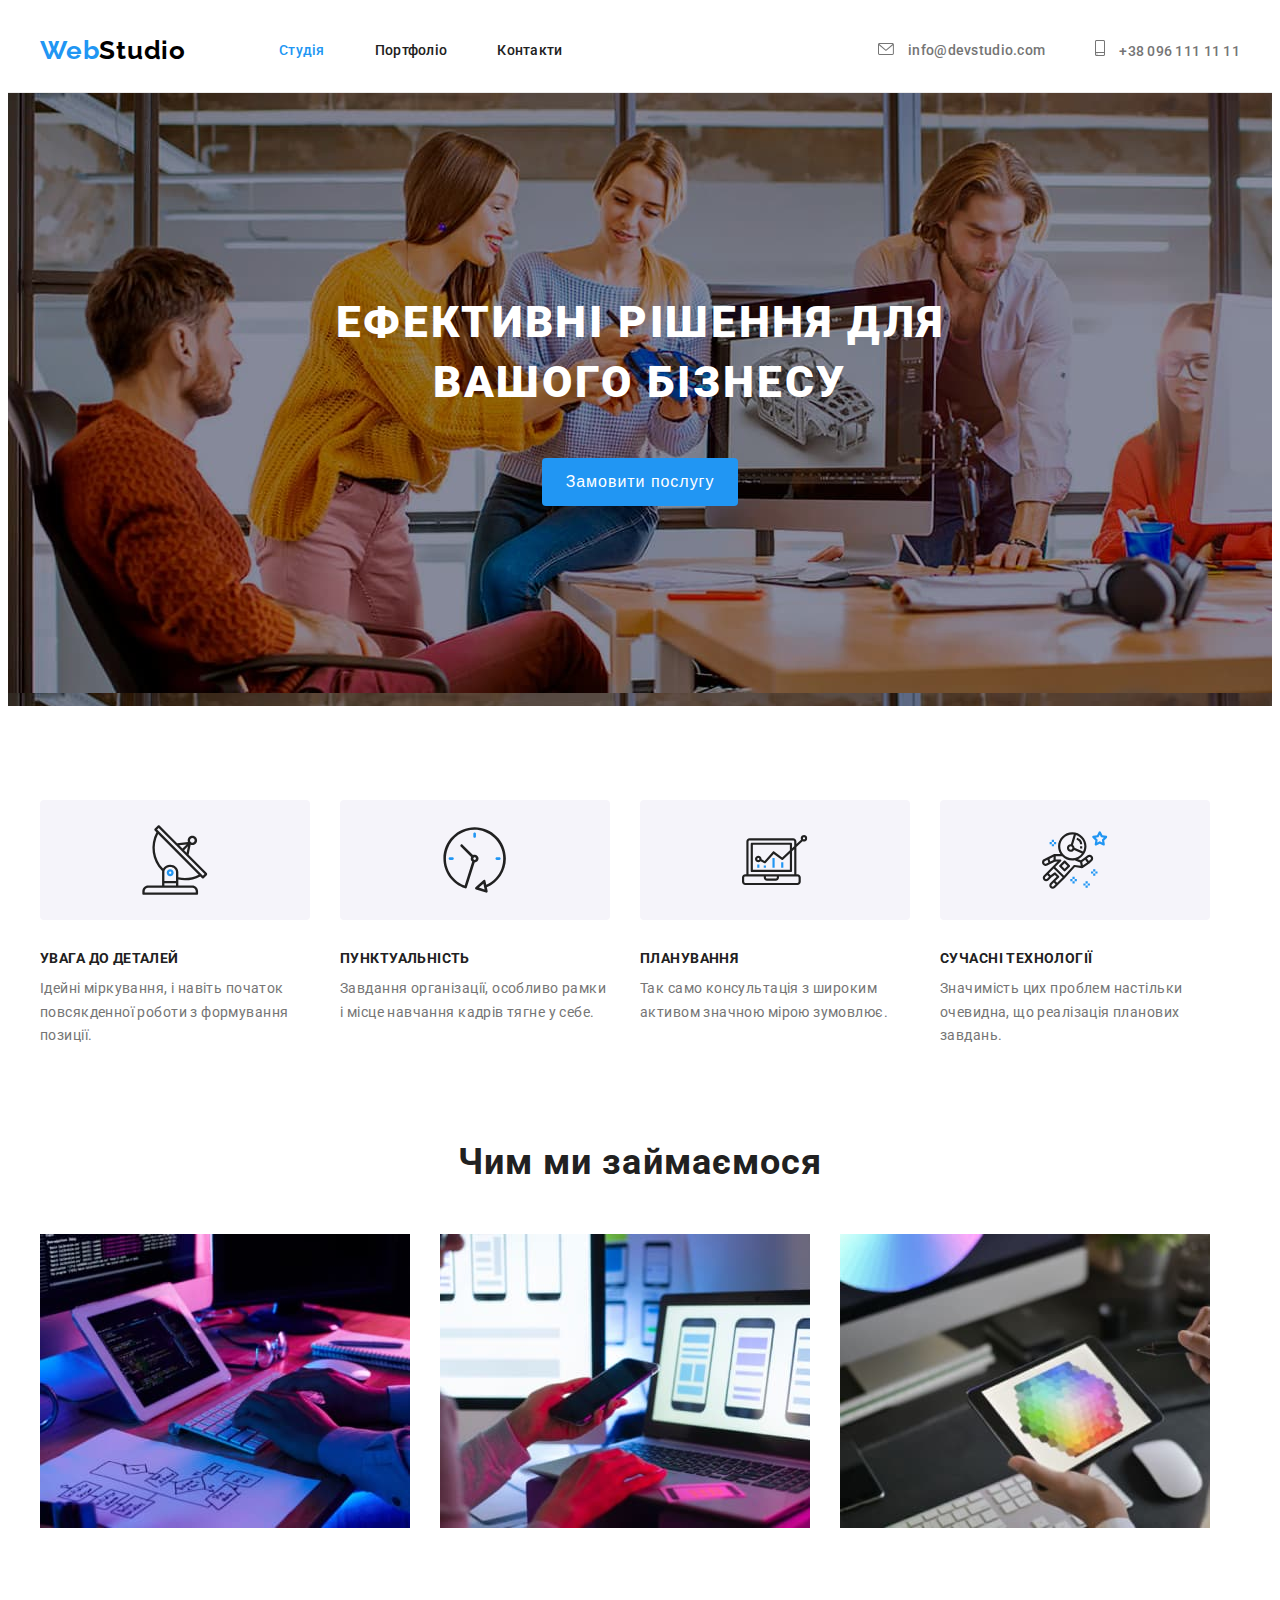
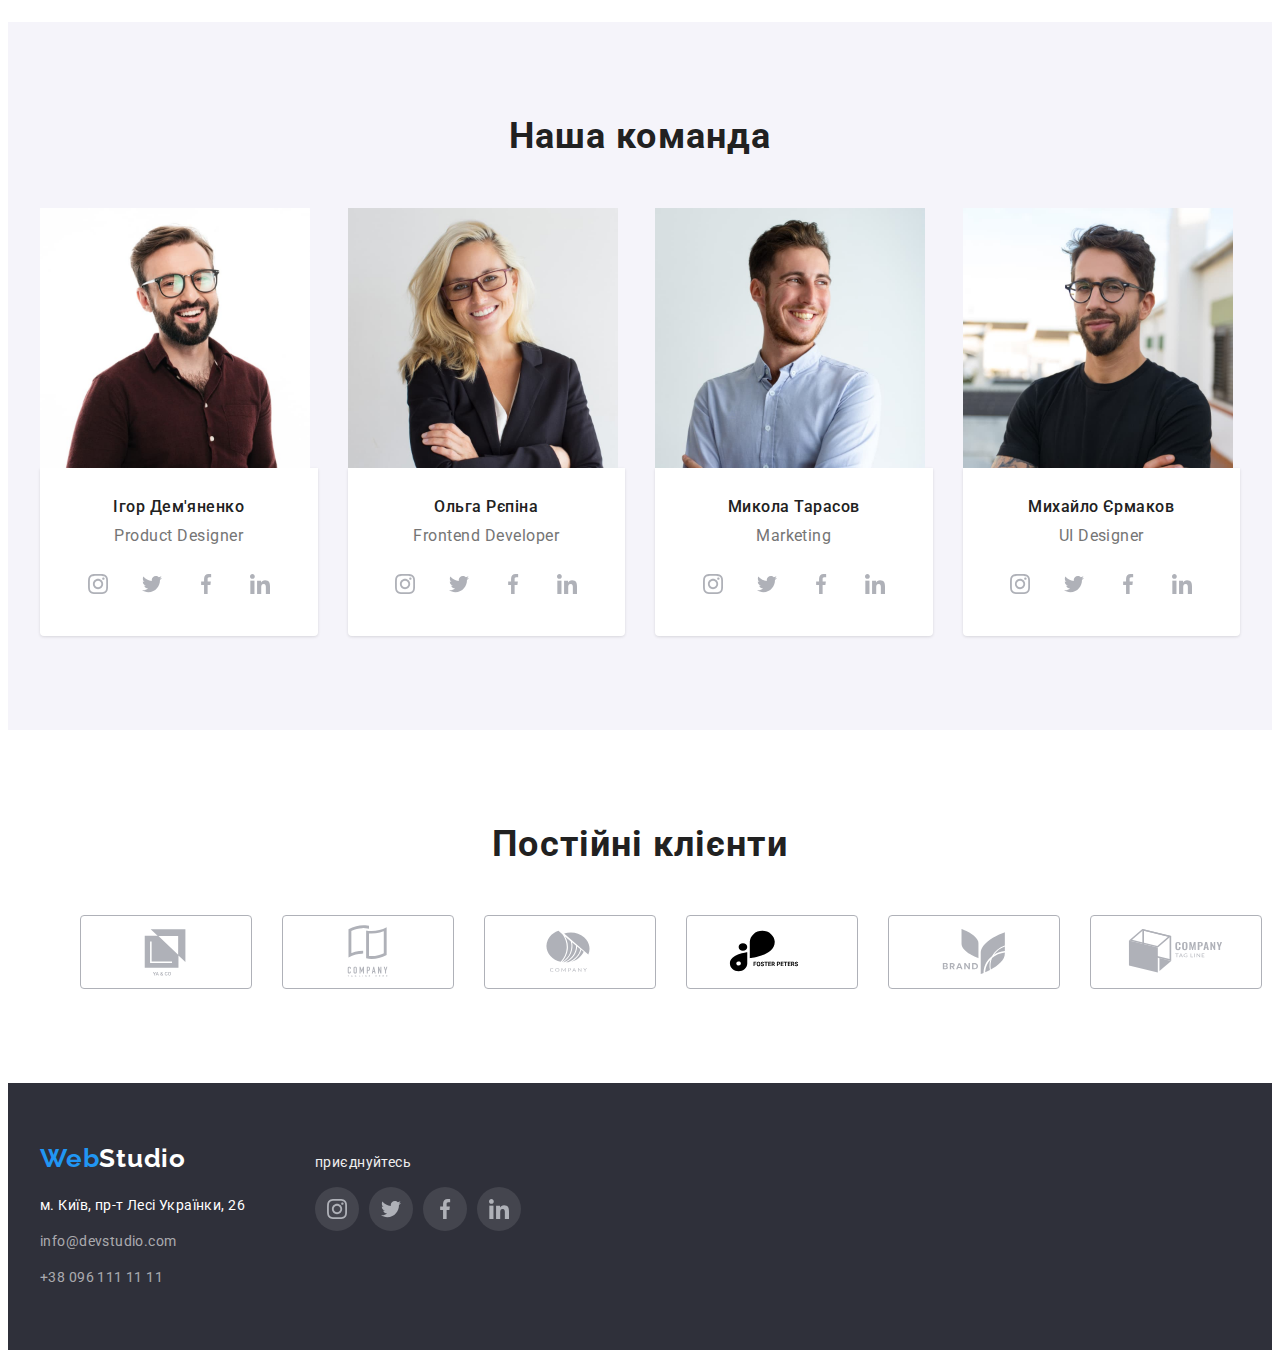
<file: index.html>
<!DOCTYPE html>
<html lang="uk">
  <head>
    <meta charset="UTF-8" />
    <meta http-equiv="X-UA-Compatible" content="IE=edge" />
    <meta name="viewport" content="width=device-width, initial-scale=1.0" />
    <title>studio</title>
    <link rel="preconnect" href="https://fonts.googleapis.com" />
    <link rel="preconnect" href="https://fonts.gstatic.com" crossorigin />
    <link
      href="https://fonts.googleapis.com/css2?family=Raleway:wght@700&family=Roboto:wght@400;500;700;900&display=swap"
      rel="stylesheet"
    />
    <link rel="stylesheet" href="https://cdnjs.cloudflare.com/ajax/libs/modern-normalize/1.1.0/modern-normalize.min.css" integrity="sha512-wpPYUAdjBVSE4KJnH1VR1HeZfpl1ub8YT/NKx4PuQ5NmX2tKuGu6U/JRp5y+Y8XG2tV+wKQpNHVUX03MfMFn9Q==" crossorigin="anonymous" referrerpolicy="no-referrer" />
    <link rel="stylesheet" href="./css/styles.css" />
  </head>
  <body>
    <header class="header-box">
      <div class="conteiner  header-conteiner">
      <nav class="header-nav">
        <a href="./index.html" class="logo"
          >Web<span class="logo-header">Studio</span></a
        >

        <ul class="hero-title">
          <li>
            <a href="./index.html" class="link link-current">Студія</a>
          </li>
          <li><a href="./portfolio.html" class="link">Портфоліо</a></li>
          <li><a href="#" class="link">Контакти</a></li>
        </ul>
      </nav>
      <ul class="address">
        <li>
          <div class="sprite-header">
            <svg class="sprite-item-letter">
              <use href="./images/symbol-defs.svg#icon-letter"></use>
            </svg>
          </div>
          <a class="mail" href="mailto:info@devstudio.com" lang="en"
            >info@devstudio.com</a
          >
        </li>
        <li>
          <div class="sprite-header">
            <svg class="sprite-item-smartphone">
              <use href="./images/symbol-defs.svg#icon-smartphone"></use>
            </svg>
          </div>
          <a class="tel"  href="tel:+380961111111" >+38 096 111 11 11</a>
        </li>
      </ul>
        </div>
      </div>
    </header>
    <main>
      <section class="hero">
        <div class="conteiner">
        <h1 class="main-title">Ефективні рішення для вашого бізнесу</h1>
        <button class="hero-btn" type="button">Замовити послугу</button>
        </div>
      </section>
      <section class="main-subject">
        <div class="conteiner">
        <h2 class="visually-hidden">Наші переваги</h2>
        <ul class="feature">
          <li>
            <div class="list-item">
            <svg class="sprite-item">
              <use href="./images/symbol-defs.svg#icon-antenna"></use>
            </svg>
          </div>
            <h3 class="subject">УВАГА ДО ДЕТАЛЕЙ</h3>
            <p class="text">
              Ідейні міркування, і навіть початок повсякденної роботи з
              формування позиції.
            </p>
          </li>
          <li>
            <div class="list-item">
            <svg class="sprite-item">
              <use href="./images/symbol-defs.svg#icon-clock"></use>
            </svg>
          </div>
            <h3 class="subject">ПУНКТУАЛЬНІСТЬ</h3>
            <p class="text">
              Завдання організації, особливо рамки і місце навчання кадрів тягне
              у себе.
            </p>
          </li>
          <li>
            <div class="list-item">
            <svg class="sprite-item">
              <use href="./images/symbol-defs.svg#icon-diagram"></use>
            </svg>
          </div>
            <h3 class="subject">ПЛАНУВАННЯ</h3>
            <p class="text">
              Так само консультація з широким активом значною мірою зумовлює.
            </p>
          </li>
          <li>
            <div class="list-item">
            <svg class="sprite-item">
              <use href="./images/symbol-defs.svg#icon-astronaut"></use>
            </svg>
          </div>
            <h3 class="subject">СУЧАСНІ ТЕХНОЛОГІЇ</h3>
            <p class="text">
              Значимість цих проблем настільки очевидна, що реалізація планових
              завдань.
            </p>
          </li>
        </ul>
        </div>
      </section>
      <section class="section">
        <div class="conteiner">
        <h2 class="work">Чим ми займаємося</h2>
        <ul class="image-about">
          <li class="image-title"><img src="./images/box1.jpg" alt="клавіатура" width="370" /></li>
          <li class="image-title"><img src="./images/box2.jpg" alt="смартфон" width="370" /></li>
          <li class="image-title"><img src="./images/box3.jpg" alt="планшет" width="370" /></li>
        </ul>
          </div>
      </section>
      <section class="ourteam">
        <div class="conteiner">
        <h2 class="team">Наша команда</h2>
        <ul class="teamcard">
          <li class="team-foto">
            <img src="./images/img1.jpg" alt="Ігор Дем'яненко" width="270" />
            <div class="cardtitle">
            <h3 class="name">Ігор Дем'яненко</h3>
            <p class="job-title">Product Designer</p>
            <div class="thumb-sociable">
            <div class="thumb-sprite">
              <svg class="sprite-item-teamcard">
              <use href="./images/symbol-defs.svg#icon-instagram"></use>
            </svg>
            </div>
            <div class="thumb-sprite">
              <svg class="sprite-item-teamcard">
              <use href="./images/symbol-defs.svg#icon-twitter"></use>
            </svg>
            </div>
            <div class="thumb-sprite">
              <svg class="sprite-item-teamcard">
              <use href="./images/symbol-defs.svg#icon-facebook"></use>
            </svg>
            </div>
            <div class="thumb-sprite">
              <svg class="sprite-item-teamcard">
              <use href="./images/symbol-defs.svg#icon-linkedin"></use>
            </svg>
            </div>
            </div>
            </div>
          </li>
          <li class="team-foto">
            <img src="./images/img2.jpg" alt="Ольга Рєпіна" width="270" />
            <div class=cardtitle>
            <h3 class="name">Ольга Рєпіна</h3>
            <p class="job-title">Frontend Developer</p>
            <div class="thumb-sociable">
            <div class="thumb-sprite">
              <svg class="sprite-item-teamcard">
              <use href="./images/symbol-defs.svg#icon-instagram"></use>
            </svg>
            </div>
            <div class="thumb-sprite">
              <svg class="sprite-item-teamcard">
              <use href="./images/symbol-defs.svg#icon-twitter"></use>
            </svg>
            </div>
            <div class="thumb-sprite">
              <svg class="sprite-item-teamcard">
              <use href="./images/symbol-defs.svg#icon-facebook"></use>
            </svg>
            </div>
            <div class="thumb-sprite">
              <svg class="sprite-item-teamcard">
              <use href="./images/symbol-defs.svg#icon-linkedin"></use>
            </svg>
            </div>
            </div>
            </div>
          </li>
          <li class="team-foto">
            <img src="./images/img3.jpg" alt="Микола Тарасов" width="270" />
            <div class="cardtitle">
            <h3 class="name">Микола Тарасов</h3>
            <p class="job-title">Marketing</p>
            <div class="thumb-sociable">
            <div class="thumb-sprite">
              <svg class="sprite-item-teamcard">
              <use href="./images/symbol-defs.svg#icon-instagram"></use>
            </svg>
            </div>
            <div class="thumb-sprite">
              <svg class="sprite-item-teamcard">
              <use href="./images/symbol-defs.svg#icon-twitter"></use>
            </svg>
            </div>
            <div class="thumb-sprite">
              <svg class="sprite-item-teamcard">
              <use href="./images/symbol-defs.svg#icon-facebook"></use>
            </svg>
            </div>
            <div class="thumb-sprite">
              <svg class="sprite-item-teamcard">
              <use href="./images/symbol-defs.svg#icon-linkedin"></use>
            </svg>
            </div>
            </div>
            </div>
          </li>
          <li class="team-foto">
            <img src="./images/img4.jpg" alt="Михайло Єрмаков" width="270" />
            <div class="cardtitle">
            <h3 class="name">Михайло Єрмаков</h3>
            <p class="job-title">UI Designer</p>
            <div class="thumb-sociable">
            <div class="thumb-sprite">
              <svg class="sprite-item-teamcard">
              <use href="./images/symbol-defs.svg#icon-instagram"></use>
            </svg>
            </div>
            <div class="thumb-sprite">
              <svg class="sprite-item-teamcard">
              <use href="./images/symbol-defs.svg#icon-twitter"></use>
            </svg>
            </div>
            <div class="thumb-sprite">
              <svg class="sprite-item-teamcard">
              <use href="./images/symbol-defs.svg#icon-facebook"></use>
            </svg>
            </div>
            <div class="thumb-sprite">
              <svg class="sprite-item-teamcard">
              <use href="./images/symbol-defs.svg#icon-linkedin"></use>
            </svg>
            </div>
            </div>
            </div>
          </li>
        </ul>
        </div>
      </section>
      <section class="section">
        <div class="conteiner">
          <h2 class="our-clients">Постійні клієнти</h2>
          <ul class="clients">
            <li class="clients-item">
              <div class="list-item-logo">
            <svg class="sprite-item-logo">
              <use href="./images/symbol-defs.svg#icon-Logo-1"></use>
            </svg>
              </div>
            </li>
            <li class="clients-item">
              <div class="list-item-logo">
            <svg class="sprite-item-logo">
              <use href="./images/symbol-defs.svg#icon-Logo-2"></use>
            </svg>
              </div>
            </li>
             <li class="clients-item">
              <div class="list-item-logo">
            <svg class="sprite-item-logo">
              <use href="./images/symbol-defs.svg#icon-Logo-3"></use>
            </svg>
              </div>
            </li>
              <li class="clients-item">
              <div class="list-item-logo">
            <svg class="sprite-item-logo">
              <use href="./images/symbol-defs.svg#icon-Logo-4"></use>
            </svg>
              </div>
            </li>
             <li class="clients-item">
              <div class="list-item-logo">
            <svg class="sprite-item-logo">
              <use href="./images/symbol-defs.svg#icon-Logo-5"></use>
            </svg>
              </div>
            </li>
             <li class="clients-item">
              <div class="list-item-logo">
            <svg class="sprite-item-logo">
              <use href="./images/symbol-defs.svg#icon-Logo-6"></use>
            </svg>
              </div>
            </li>
          </ul>
        </div>
      </section>
    </main>
    <footer class="foot">
       <div class="conteiner">
        <div>
      <a href="./index.html" class="logo"
        >Web<span class="logo-footer">Studio</span></a>
      <address class="mainadd">
        <a class="foot-address"
          href="https://goo.gl/maps/CPtrU1FHBa2aNyZL9"
          target="_blank"
          rel="noopener noreferrer nofollow"
          >м. Київ, пр-т Лесі Українки, 26</a>
        <a class="foot-mail" href="mailto:info@devstudio.com" lang="en">info@devstudio.com</a>
        <a class="foot-tel" href="tel:+380961111111">+38 096 111 11 11</a>
      </address>
      </div>
      <div>
      <h3 class="sociable-title">приєднуйтесь</h3>
        <div class="thumb-sociable">
            <div class="thumb-sprite">
              <svg class="sprite-item-teamcard">
              <use href="./images/symbol-defs.svg#icon-instagram"></use>
            </svg>
            </div>
            <div class="thumb-sprite">
              <svg class="sprite-item-teamcard">
              <use href="./images/symbol-defs.svg#icon-twitter"></use>
            </svg>
            </div>
            <div class="thumb-sprite">
              <svg class="sprite-item-teamcard">
              <use href="./images/symbol-defs.svg#icon-facebook"></use>
            </svg>
            </div>
            <div class="thumb-sprite">
              <svg class="sprite-item-teamcard">
              <use href="./images/symbol-defs.svg#icon-linkedin"></use>
            </svg>
            </div>
            </div>
      </div>
    </footer>
  </body>
</html>
</file>
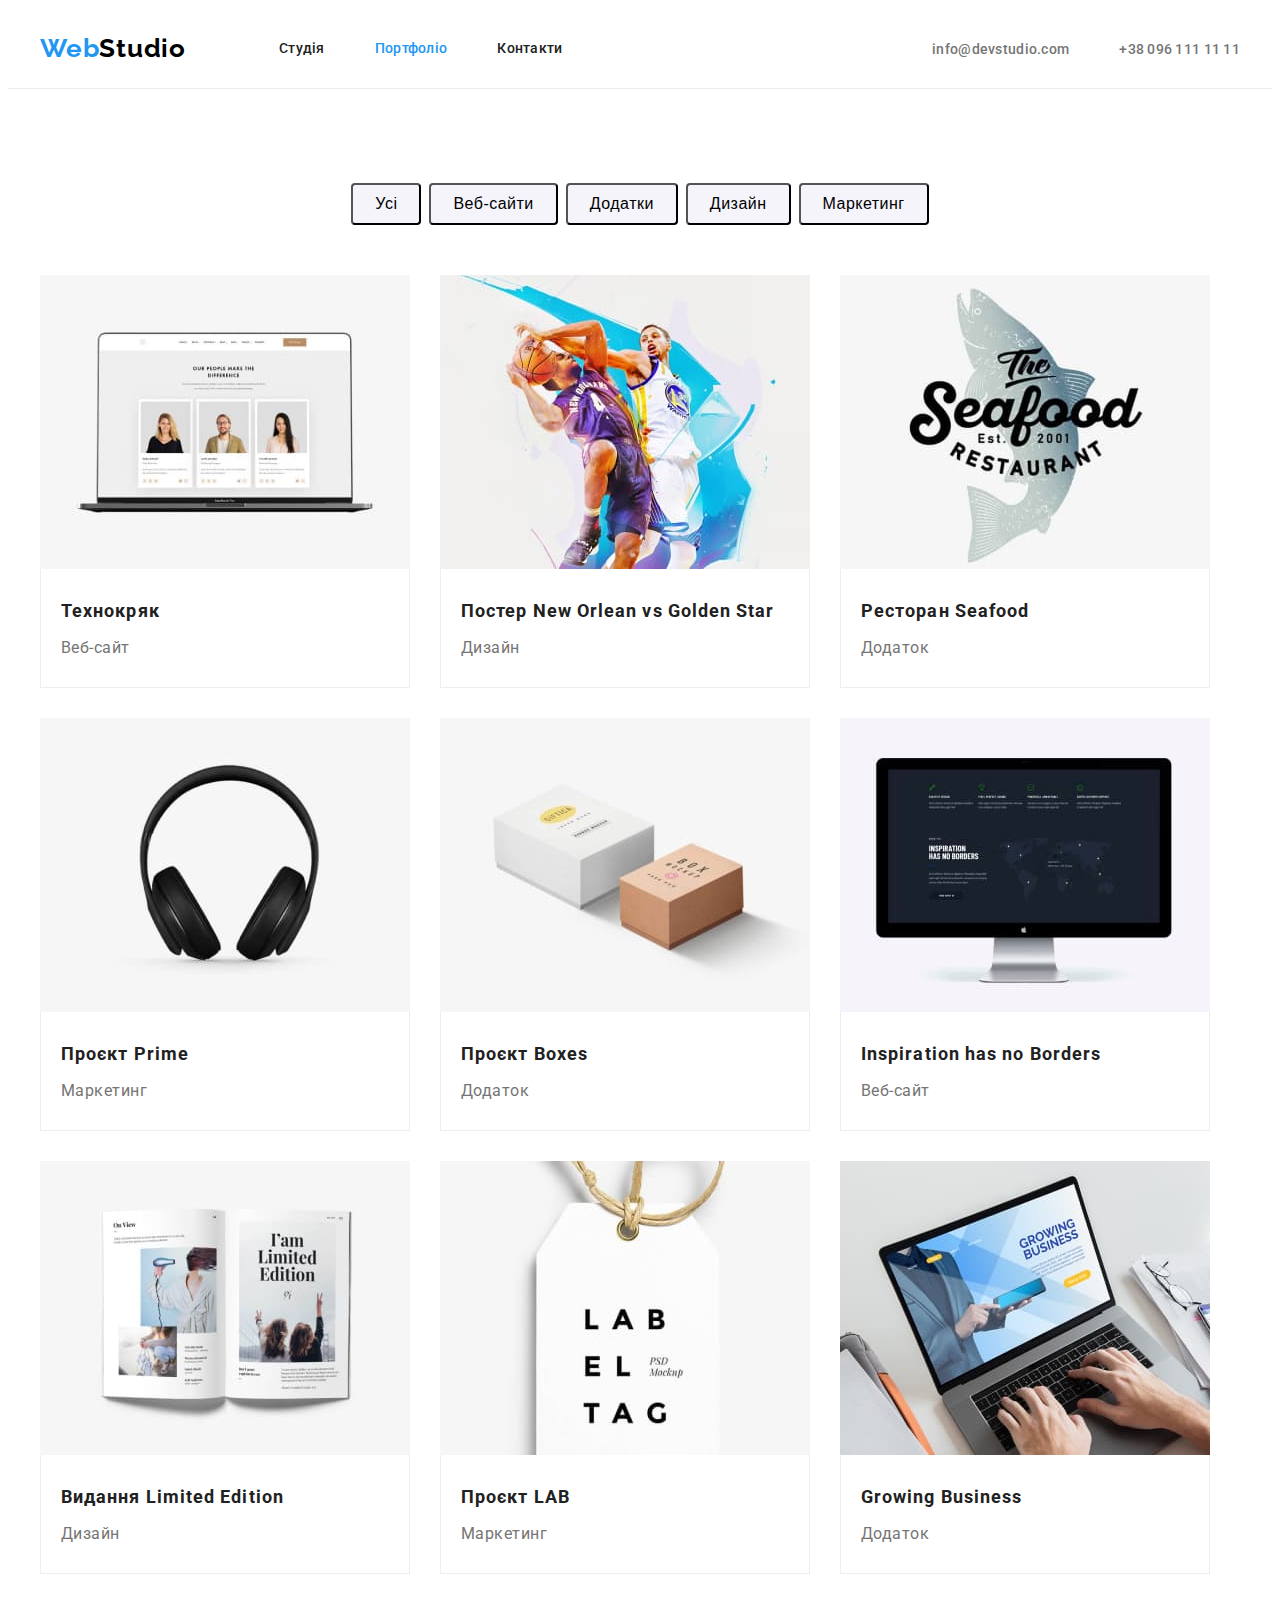
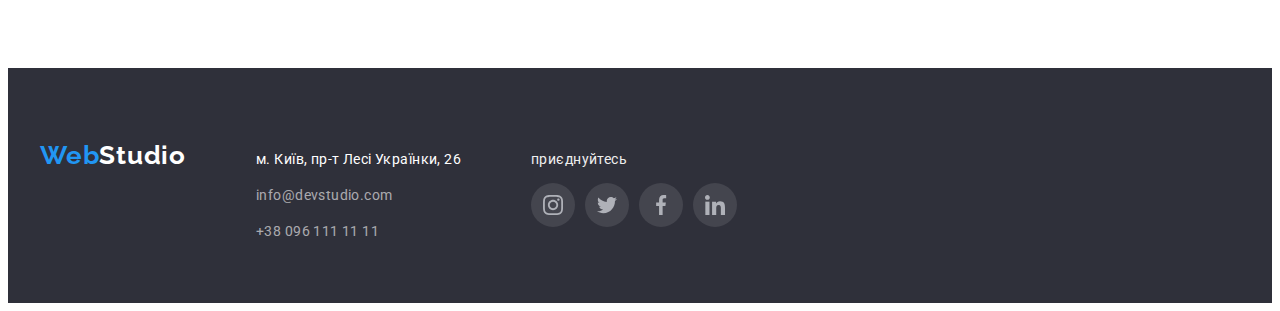
<file: portfolio.html>
<!DOCTYPE html>
<html lang="uk">
  <head>
    <meta charset="UTF-8" />
    <meta http-equiv="X-UA-Compatible" content="IE=edge" />
    <meta name="viewport" content="width=device-width, initial-scale=1.0" />
    <title>portfolio</title>
    <link rel="preconnect" href="https://fonts.googleapis.com" />
    <link rel="preconnect" href="https://fonts.gstatic.com" crossorigin />
    <link rel="stylesheet" href="https://cdnjs.cloudflare.com/ajax/libs/modern-normalize/1.1.0/modern-normalize.min.css" integrity="sha512-wpPYUAdjBVSE4KJnH1VR1HeZfpl1ub8YT/NKx4PuQ5NmX2tKuGu6U/JRp5y+Y8XG2tV+wKQpNHVUX03MfMFn9Q==" crossorigin="anonymous" referrerpolicy="no-referrer" />
    <link
      href="https://fonts.googleapis.com/css2?family=Montserrat:wght@400;700&family=Raleway:wght@700&family=Roboto:wght@400;500;700;900&display=swap"
      rel="stylesheet"
    />
    <link rel="stylesheet" href="./css/styles.css" />
  </head>
  <body>
    <header class="header-box">
      <div class="conteiner  header-conteiner">
      <nav class="header-nav">
        <a href="./index.html" class="logo"
          >Web<span class="logo-header">Studio</span></a
        >

        <ul class="hero-title">
          <li><a href="./index.html" class="link">Студія</a></li>
          <li>
            <a href="./portfolio.html" class="link link-current">Портфоліо</a>
          </li>
          <li><a href="#" class="link">Контакти</a></li>
        </ul>
      </nav>
        <ul class="address">
          <li>
            <a class="mail"  href="mailto:info@devstudio.com" lang="en"
              >info@devstudio.com</a
            >
          </li>
          <li>
            <a class="tel"  href="tel:+380961111111" >+38 096 111 11 11</a>
          </li>
        </ul>
      </div>
    </header>
    <main>
      <section class="rows">
        <div class="conteiner">
        <h1 class="visually-hidden">портфоліо</h1>
        <ul class="buttons">
          <li><button class="btn" type="button">Усі</button></li>
          <li><button class="btn" type="button">Веб-сайти</button></li>
          <li><button class="btn" type="button">Додатки</button></li>
          <li><button class="btn" type="button">Дизайн</button></li>
          <li><button class="btn" type="button">Маркетинг</button></li>
        </ul>
        <ul class="card-set" >
          <li class="item">
           <a class="atitle" href="">
            <img src="./images/1.1.jpg" alt="Технокряк" width="370" />
            <div class="card-content">
            <h2 class="title">Технокряк</h2>
            <p class="subtitle">Веб-сайт</p>
            </div>
          </a>
          </li>
          <li class="item">
            <a class="atitle" href="">
            <img src="./images/1.2.jpg" alt="Баскетболісти" width="370" />
            <div class="card-content">
            <h2 class="title">Постер New Orlean vs Golden Star</h2>
            <p class="subtitle">Дизайн</p>
            </div>
            </a>
          </li>
          <li class="item">
            <a class="atitle" href="">
            <img src="./images/1.3.jpg" alt="Ресторан" width="370" />
            <div class="card-content">
            <h2 class="title">Ресторан Seafood</h2>
            <p class="subtitle">Додаток</p>
            </div>
            </a>
          </li>
          <li class="item">
            <a class="atitle" href="">
            <img src="./images/2.1.jpg" alt="Навушники" width="370" />
            <div class="card-content">
            <h2 class="title">Проєкт Prime</h2>
            <p class="subtitle">Маркетинг</p>
            </div> 
            </a>
          </li>
          <li class="item">
            <a class="atitle" href="">
            <img src="./images/2.2.jpg" alt="Дві коробки" width="370" />
            <div class="card-content">
            <h2 class="title">Проєкт Boxes</h2>
            <p class="subtitle">Додаток</p>
            </div>
            </a>
          </li>
          <li class="item">
            <a class="atitle" href="">
            <img src="./images/2.3.jpg" alt="Веб-сайт" width="370" />
            <div class="card-content">
            <h2 class="title">Inspiration has no Borders</h2>
            <p class="subtitle">Веб-сайт</p>
            </div>
            </a>
          </li>
          <li class="item">
            <a class="atitle" href="">
            <img src="./images/3.1.jpg" alt="Розгорнута книга" width="370" />
            <div class="card-content">
            <h2 class="title">Видання Limited Edition</h2>
            <p class="subtitle">Дизайн</p>
            </div>
            </a>
          </li>
          <li class="item">
            <a class="atitle" href="">
            <img src="./images/3.2.jpg" alt="Бейдж" width="370" />
            <div class="card-content">
            <h2 class="title">Проєкт LAB</h2>
            <p class="subtitle">Маркетинг</p>
            </div>
            </a>
          </li>
          <li class="item">
            <a class="atitle" href="">
            <img src="./images/3.3.jpg" alt="Руки розробника" width="370" />
            <div class="card-content">
            <h2 class="title">Growing Business</h2>
            <p class="subtitle">Додаток</p>
            </div>
            </a>
          </li>
        </ul>
      </div>
      </section>
    </main>
    <footer class="foot">
      <div class="conteiner">
      <a href="./index.html" class="logo"
        >Web<span class="logo-footer">Studio</span></a>
        <div>
      <address class="mainadd">
        <a class="foot-address"
          href="https://goo.gl/maps/CPtrU1FHBa2aNyZL9"
          target="_blank"
          rel="noopener noreferrer nofollow"
          >м. Київ, пр-т Лесі Українки, 26</a
        >
        <a class="foot-mail" href="mailto:info@devstudio.com" lang="en">info@devstudio.com</a>
        <a class="foot-tel" href="tel:+380961111111">+38 096 111 11 11</a>
      </address>
      </div>
      <div>
      <h3 class="sociable-title">приєднуйтесь</h3>
        <div class="thumb-sociable">
            <div class="thumb-sprite">
              <svg class="sprite-item-teamcard">
              <use href="./images/symbol-defs.svg#icon-instagram"></use>
            </svg>
            </div>
            <div class="thumb-sprite">
              <svg class="sprite-item-teamcard">
              <use href="./images/symbol-defs.svg#icon-twitter"></use>
            </svg>
            </div>
            <div class="thumb-sprite">
              <svg class="sprite-item-teamcard">
              <use href="./images/symbol-defs.svg#icon-facebook"></use>
            </svg>
            </div>
            <div class="thumb-sprite">
              <svg class="sprite-item-teamcard">
              <use href="./images/symbol-defs.svg#icon-linkedin"></use>
            </svg>
            </div>
            </div>
      </div>
    </footer>
  </body>
</html>
</file>
<file: css/styles.css>
:root {
    --color-body: #ffff;
    --color-borders-card: #EEEEEE;
    --color-primery: #212121;
    --color-secondary: #757575;
    --color-brand: #000000;
    --color-firstlight: #F4F4FD;
    --color-secondlight: #E7E9FC;
    --color-withlight: #ffff;
    --color-buttons-hover: #2196F3;
    --color-border: #ECECEC;
    --color-buttons: #212121;
    --color-buttons-background: #F5F4FA;
    --color-footer-background: #2F303A;
    --card-set-gap: 30px;
}

body {
    color: var(--color-primery);
    font-family: "Roboto", sans-serif;
}

li {
    text-decoration: none;
    list-style: none;
}

h1,
h2,
h3,
ul,
p {
    margin-top: 0;
    margin-bottom: 0;
}

.link {
    display: block;
    text-decoration: none;
    font-weight: 500;
    font-size: 14px;
    line-height: calc(16/14);
    letter-spacing: 0.02em;
    padding-top: 32px;
    padding-bottom: 32px;

    color: var(--color-primery);
}

.link:hover,
.link:focus {
    color: var(--color-buttons-hover);
}

.list {
    list-style: none;
}

.visually-hidden {
    position: absolute;
    width: 1px;
    height: 1px;
    margin: -1px;
    border: 0;

    white-space: nowrap;
    clip-path: inset(100%);
    clip: rect(0 0 0 0);
    overflow: hidden;
}


.logo {
    font-family: 'Raleway', sans-serif;
    font-weight: 700;
    font-size: 26px;
    line-height: 1.19;
    text-decoration: none;
    letter-spacing: 0.03em;
    color: #2196F3;
}

.logo-header {
    color: var(--color-brand);
}

.logo-footer {
    color: var(--color-withlight);
}

.hero {
    font-size: 44px;
    line-height: 1.36;
    letter-spacing: 0.06em;
    padding-top: 200px;
    padding-bottom: 200px;
    text-align: center;
    color: var(--color-withlight);
    background-color: var(--color-footer-background);
    background-image: url(../images/Header\ Img\ copy.jpg);
}

.header-box {
    border-bottom: 1px  solid var(--color-border);
}

.hero-title {
    display: flex;
    align-items: center;
    padding-left: 0;
    margin-left: 93px;
    gap: 50px;
}

.main-title {
    max-width: 696px;
    list-style: none;
    text-decoration: none;
    margin: 0 auto;
    margin-bottom: 30px;
    font-size: 44px;
    font-weight: 900;
    text-transform: uppercase;
    line-height: 1.36;
    letter-spacing: 0.06em;
    color: var(--color-body)
}


.link-current {
    display: block;
    font-weight: 500;
    font-size: 14px;
    line-height: calc(16/14);
    padding-top: 32px;
    padding-bottom: 32px;
    letter-spacing: 0.02em;
    color: var(--color-buttons-hover)
}


.mail,
.tel {
    font-size: 14px;
    font-weight: 500;
    line-height: 1.21;
    letter-spacing: 0.02em;
    color: var(--color-secondary);
    font-style: normal;
    text-decoration: none;
}

.address {
    display: flex;
    margin-left: auto;
    padding-left: 0;
    text-align: center;
    gap: 50px;
}

.address a:hover,
.address a:focus {
    color: #2196F3;
    cursor: pointer;
}

.foot-address:hover,
.foot-address:focus,
.foot-mail:hover,
.foot-mail:focus,
.foot-tel:hover,
.foot-tel:focus {
    color: #2196F3;
    cursor: pointer;
}

.buttons {
    font-family: Roboto, sans-serif;
    list-style: none;
    text-decoration: none;
    border-radius: 4px;
    padding-left: 0;
    color: var(--color-buttons);
    font-size: 16px;
    line-height: 1.62;
    text-align: center;
    letter-spacing: 0.03em;
    display: flex;
    justify-content: center;
    flex-direction: row;
    margin-bottom: 50px;
    gap: 8px;

}

.buttons li button {
    box-shadow: none;
}

.btn {
    font-size: 16px;
    line-height: 1.62;
    letter-spacing: 0.03em;
    padding: 6px 22px;
    text-align: center;
    background-color: var(--color-buttons-background);
    border-radius: 4px;
    border-width: none;
    justify-content: center;
    box-shadow: none;

}

.btn:hover,
.btn:focus {
    background-color: #2196F3;
    color: #FFFFFF;
    letter-spacing: 0.03em;
    cursor: pointer;
    border-radius: 4px;
}

.hero-btn {
    font-size: 16px;
    padding: 8.97px 24px;
    line-height: calc(30/16);
    background-color: #2196F3;
    text-align: center;
    letter-spacing: 0.06em;
    border: none;
    border-radius: 4px;
    color: #FFFFFF;
}

.button {
    font-weight: 700;
    font-size: 16px;
    line-height: 1.87;
    cursor: pointer;
    border-radius: 4px;
    border: none;
    box-shadow: none;
    letter-spacing: 0.06em;
    color: #FFFFFF;
}

.button:hover,
.button:focus {
    color: var(--color-buttons);

}

.feature li,
.atitle {
    width: 270px;
    padding-left: 0;
    text-decoration: none;
}


.list-item {
    display: flex;
    width: 270px;
    height: 120px;
    background-color:#F5F4FA;
    border-radius: 4px;

}


.title {
    font-size: 18px;
    font-weight: 700;
    line-height: 2;
    letter-spacing: 0.06em;
    color: var(--color-primery);

}

.subtitle {
    font-size: 16px;
    font-weight: 400;
    line-height: 1.87;
    letter-spacing: 0.03em;
    color: var(--color-secondary);
    margin-top: 4px;

}

.foot {
    background-color: var(--color-footer-background);
    padding-top: 60px;
    padding-bottom: 60px;
}

.foot-address {
    display: block;
    font-size: 14px;
    font-style: normal;
    text-decoration: none;
    line-height: 1.71;
    letter-spacing: 0.03em;
    color: var(--color-withlight);

}
.mainadd {
    margin-top: 20px;
}

.foot-mail,
.foot-tel {
    display: block;
    font-size: 14px;
    font-style: normal;
    text-decoration: none;
    line-height: 1.71;
    margin-top: 12px;
    letter-spacing: 0.03em;
    color: rgba(255, 255, 255, 0.6);
}

.subject {
    font-size: 14px;
    line-height: 1.21;
    letter-spacing: 0.03em;
    color: var(--color-primery);
    padding-top: 30px;
    margin-bottom: 10px;
}
.main-subject{
    padding-top: 94px;
}

.feature {
    display: flex;
    gap: 30px;
    padding-left: 0;
}

.text {
    font-size: 14px;
    line-height: 1.71;
    letter-spacing: 0.03em;
    color: var(--color-secondary);
}

.work {
    font-size: 36px;
    line-height: 1.16;
    letter-spacing: 0.03em;
    text-align: center;
    color: var(--color-primery);
    margin-bottom: 50px;
}
.section {
    padding-top: 94px;
    padding-bottom: 94px;
}

.team {
    font-size: 36px;
    line-height: 1.16;
    letter-spacing: 0.03em;
    margin-bottom: 50px;
    text-align: center;
    color: var(--color-primery);
}

.ourteam {
    background-color: var(--color-buttons-background);
    display: flex;
    padding: 94px 0;

}

.teamcard {
    display: flex;
    gap: 30px;
    justify-content: center;
    padding-left: 0;
}
.cardtitle {
    background-color: #FFFFFF;
    padding-top: 30px;
    padding-bottom: 30px;
    box-shadow: 0px 2px 1px 0px #00000033;
    box-shadow: 0px 1px 1px 0px #00000024;
    box-shadow: 0px 1px 3px 0px #0000001F;
    border-bottom-left-radius: 4px;
    border-bottom-right-radius: 4px;
}

.team-foto {
    flex-basis: calc((100% - 3 * 30px)/4);
    border-radius: 0px 0px 4px 4px;
    display: block;
}

.name {
    font-size: 16px;
    font-weight: 500;
    line-height: 1.18;
    letter-spacing: 0.03em;
    margin-bottom: 10px;
    text-align: center;
    color: var(--color-primery);
}

.job-title {
    font-size: 16px;
    line-height: 1.18;
    letter-spacing: 0.03em;
    text-align: center;
    color: var(--color-secondary);
}


.rows {
    padding-top: 94px;
    padding-bottom: 94px;
}

.image-about {
    display: flex;
    padding-left: 0;
    gap: 30px;
}

.image-title {
    display: block;
    flex-basis: calc((100%-2*30px)/3);
}

.conteiner {
    width: 1200px;
    margin: 0 auto;
    padding-left: 15px;
    padding-right: 15px;
}

.header-conteiner {
    display: flex;
    align-items: center;
}

.header-nav {
    display: flex;
    align-items: center;
}
 

.card-set {
    padding: 0;
    margin: 0;
    display: flex;
    flex-wrap: wrap;
    margin-left: calc(-1 * var(--card-set-gap));
    margin-top: calc(-1 * var(--card-set-gap));
}
.card-set > .item {
    flex-basis: calc(100%/3-var(--card-set-gap));
    margin-left: var(--card-set-gap);
    margin-top: var(--card-set-gap);
}
img {
    display: block;
    max-width: 100%;
    height: auto;
}

.card-content {
    padding: 24px 20px;
    border-left: 1px solid var(--color-borders-card);
    border-right: 1px solid var(--color-borders-card);
    border-bottom: 1px solid var(--color-borders-card);
}

.list-item {
    display: flex;
    justify-content: center;
    align-items: center;
}
 
.sprite-item {
    width: 65.32px;
    height: 70px;
    margin-left: auto;
    margin-right: auto;

}
.sprite-item-letter {
        width: 16px;
        height: 12px;
        margin-left: auto;
        margin-right: auto;
}
.sprite-item-smartphone {
        width: 10px;
        height: 16px;
        margin-left: auto;
        margin-right: auto;
    }
.sprite-header {
    display: inline-block;
    padding-right: 10px;
    fill: #757575;
    padding-top: 32px;
    padding-bottom: 32px;
}

.sprite-item-letter:hover,
.sprite-item-smartphone:hover {
    fill:#2196F3
}
.sprite-item-teamcard {
    width: 20px;
    height: 20px;
    fill:#757575;
}
.sprite-item-teamcard:hover {
    width: 20px;
    height: 20px;
    fill: #FFFFFF;
}

.thumb-sprite {
    display: flex;
    align-items: center;
    justify-content: center;
    width: 44px;
    height: 44px;
    background-color: rgba(255, 255, 255, 0.1);
    color: var(--color-secondary);
    border-radius: 50%;
   
}
.thumb-sprite:hover {
    background-color: #2196F3;
    border-radius: 50%;
}
.thumb-sociable {
    display: flex;
    align-items: center;
    justify-content: center;
    padding-top: 16px;
    gap: 10px;

}
.list-item-logo {
    display: flex;
    width: 170px;
    height: 72px;
    justify-content: center;
    align-items: center;
    border: 1px solid #AFB1B8;
    border-radius: 4px;
}
.sprite-item-logo {
    width: 106px;
    height: 60px;
    margin-left: auto;
    margin-right: auto;
}
.our-clients {
    font-size: 36px;
    line-height: 1.16;
    letter-spacing: 0.03em;
    margin-bottom: 50px;
    text-align: center;
    color: var(--color-primery);
    }
    .clients {
        display: flex;
        gap: 30px;
    }
    .sociable-title {
        font-size: 14px;
        font-weight: normal;
        line-height: 1.17;
        letter-spacing: 0.03em;
        
        color: #EEEEEE;
    }
    .foot > .conteiner {
        display: flex;
        align-items: baseline;
        gap: 70px;
    }
</file>
